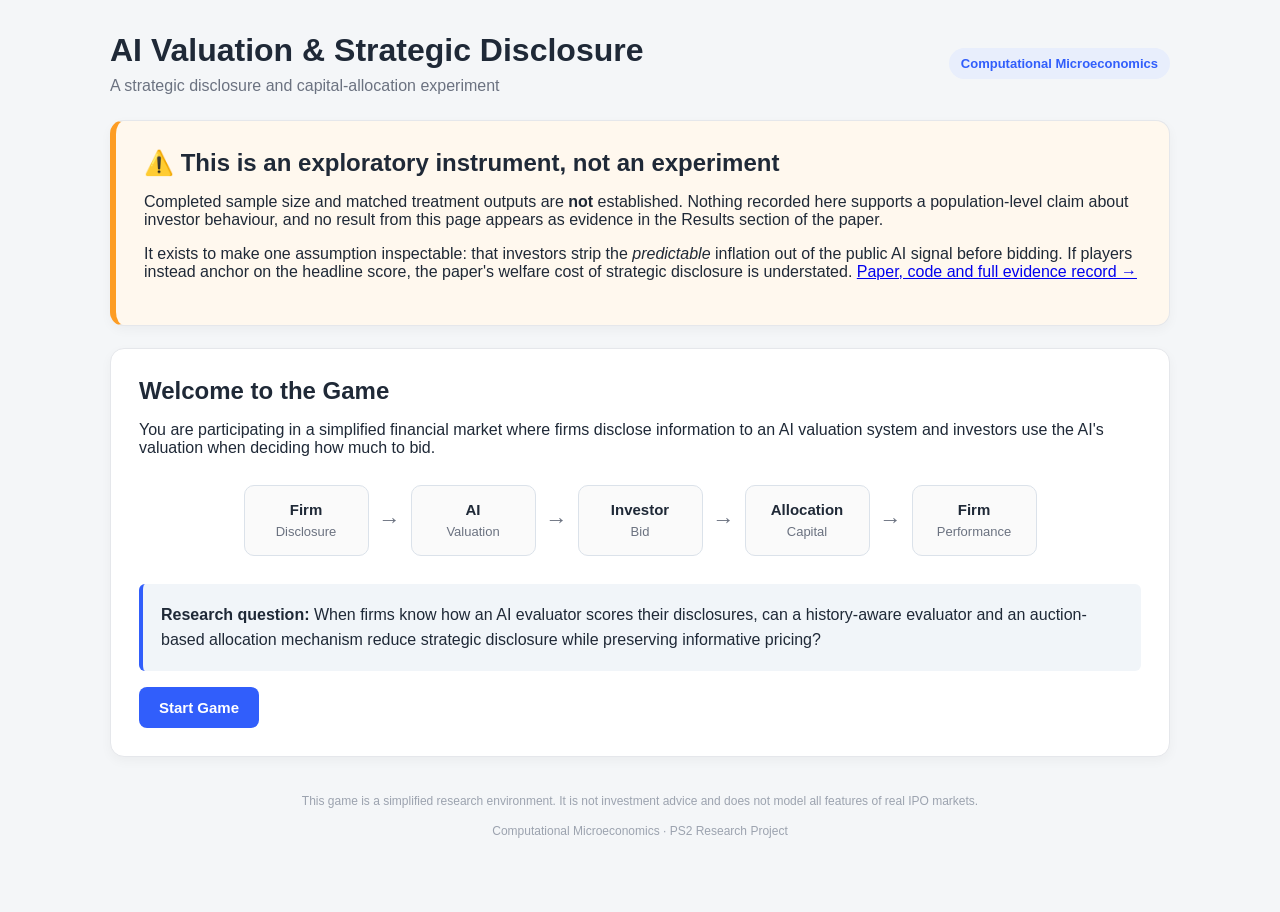
<file: hf_space/index.html>
<!DOCTYPE html>
<html lang="en">
<head>
    <meta charset="UTF-8">
    <meta name="viewport" content="width=device-width, initial-scale=1.0">

    <title>AI Valuation & Strategic Disclosure Game</title>

    <link rel="stylesheet" href="style.css">
</head>

<body>

<div class="container">

    <header class="header">
        <div>
            <h1>AI Valuation & Strategic Disclosure</h1>
            <p class="subtitle">
                A strategic disclosure and capital-allocation experiment
            </p>
        </div>

        <div class="badge">
            Computational Microeconomics
        </div>
    </header>

    <!-- Required evidence label: the Space must not imply population-level validity. -->
    <section class="card" style="border-left:6px solid #FD9D24;background:#FFF8EE;">
        <h2 style="margin-top:0;">⚠️ This is an exploratory instrument, not an experiment</h2>
        <p>
            Completed sample size and matched treatment outputs are <strong>not</strong>
            established. Nothing recorded here supports a population-level claim about
            investor behaviour, and no result from this page appears as evidence in the
            Results section of the paper.
        </p>
        <p>
            It exists to make one assumption inspectable: that investors strip the
            <em>predictable</em> inflation out of the public AI signal before bidding. If
            players instead anchor on the headline score, the paper's welfare cost of
            strategic disclosure is understated.
            <a href="https://github.com/dku-comsci-econ206-Autumn2026/ps2-fp3">Paper, code and
            full evidence record →</a>
        </p>
    </section>



    <!-- INTRODUCTION -->

    <section id="intro" class="card">

        <h2>Welcome to the Game</h2>

        <p>
            You are participating in a simplified financial market where
            firms disclose information to an AI valuation system and investors
            use the AI's valuation when deciding how much to bid.
        </p>

        <div class="flow">

            <div class="flow-item">
                <strong>Firm</strong>
                <span>Disclosure</span>
            </div>

            <div class="arrow">→</div>

            <div class="flow-item">
                <strong>AI</strong>
                <span>Valuation</span>
            </div>

            <div class="arrow">→</div>

            <div class="flow-item">
                <strong>Investor</strong>
                <span>Bid</span>
            </div>

            <div class="arrow">→</div>

            <div class="flow-item">
                <strong>Allocation</strong>
                <span>Capital</span>
            </div>

            <div class="arrow">→</div>

            <div class="flow-item">
                <strong>Firm</strong>
                <span>Performance</span>
            </div>

        </div>

        <p class="research-note">
            <strong>Research question:</strong>
            When firms know how an AI evaluator scores their disclosures,
            can a history-aware evaluator and an auction-based allocation
            mechanism reduce strategic disclosure while preserving informative pricing?
        </p>

        <button onclick="startGame()">Start Game</button>

    </section>


    <!-- SETUP -->

    <section id="setup" class="card hidden">

        <h2>Game Setup</h2>

        <p>
            First choose the role you want to study.
        </p>

        <div class="role-grid">

            <button class="role-button" onclick="chooseRole('investor')">
                <span class="role-title">Investor</span>
                <span class="role-description">
                    Observe an AI valuation and private signal, then submit a bid.
                </span>
            </button>

            <button class="role-button" onclick="chooseRole('firm')">
                <span class="role-title">Firm</span>
                <span class="role-description">
                    Choose how much to strategically adjust your disclosure.
                </span>
            </button>

        </div>

    </section>


    <!-- INVESTOR GAME -->

    <section id="investorGame" class="card hidden">

        <div class="section-header">
            <div>
                <h2>Investor Decision</h2>
                <p id="roundText">Round 1</p>
            </div>

            <div class="round-score">
                Utility: <span id="investorUtility">0</span>
            </div>
        </div>


        <div class="information-grid">

            <div class="info-box">
                <span>AI Evaluator</span>
                <strong id="aiModeDisplay"></strong>
            </div>

            <div class="info-box">
                <span>AI Valuation</span>
                <strong id="aiValuation"></strong>
            </div>

            <div class="info-box private">
                <span>Your Private Signal</span>
                <strong id="privateSignal"></strong>
            </div>

            <div class="info-box">
                <span>Available Shares</span>
                <strong>1</strong>
            </div>

        </div>


        <div class="decision-panel">

            <h3>Your Decision</h3>

            <p>
                You observe the AI valuation and your private signal.
                Submit your bid for the share.
            </p>

            <label for="bidInput">
                Your bid
            </label>

            <div class="input-row">

                <input
                    id="bidInput"
                    type="number"
                    min="0"
                    max="150"
                    step="0.01"
                    placeholder="Enter your bid"
                >

                <button onclick="submitInvestorBid()">
                    Submit Bid
                </button>

            </div>

        </div>


        <div id="investorResult" class="result hidden"></div>

        <div id="nextInvestorButton" class="next-button hidden">
            <button onclick="nextInvestorRound()">
                Continue
            </button>
        </div>

    </section>


    <!-- FIRM GAME -->

    <section id="firmGame" class="card hidden">

        <div class="section-header">
            <div>
                <h2>Firm Decision</h2>
                <p id="firmRoundText">Round 1</p>
            </div>

            <div class="round-score">
                Total profit: <span id="firmProfit">0</span>
            </div>
        </div>


        <div class="information-grid">

            <div class="info-box">
                <span>True Firm Quality</span>
                <strong id="trueQuality"></strong>
            </div>

            <div class="info-box">
                <span>AI Evaluator</span>
                <strong id="firmAiMode"></strong>
            </div>

            <div class="info-box">
                <span>Manipulation Cost</span>
                <strong id="manipulationCost"></strong>
            </div>

        </div>


        <div class="decision-panel">

            <h3>Choose Your Disclosure Strategy</h3>

            <p>
                You may strategically increase your disclosed quality.
                Higher manipulation may increase the AI valuation,
                but manipulation is costly.
            </p>

            <label for="manipulationInput">
                Strategic manipulation
            </label>

            <div class="slider-container">

                <input
                    id="manipulationInput"
                    type="range"
                    min="0"
                    max="20"
                    step="0.1"
                    value="0"
                    oninput="updateManipulation()"
                >

                <div class="slider-value">
                    <span id="manipulationValue">0.0</span>
                </div>

            </div>

            <button onclick="submitFirmDecision()">
                Submit Disclosure
            </button>

        </div>


        <div id="firmResult" class="result hidden"></div>

        <div id="nextFirmButton" class="next-button hidden">
            <button onclick="nextFirmRound()">
                Continue
            </button>
        </div>

    </section>


    <!-- MEMORY SETUP -->

    <section id="memorySetup" class="card hidden">

        <h2>AI Evaluator Design</h2>

        <p>
            Choose how the AI uses historical information.
        </p>

        <div class="memory-grid">

            <button onclick="setMemoryMode('static')">
                <strong>No Memory</strong>
                <span>
                    The AI evaluates the current disclosure only.
                </span>
            </button>

            <button onclick="setMemoryMode('naive')">
                <strong>Naive History</strong>
                <span>
                    The AI updates using previous firm performance,
                    without correcting for capital effects.
                </span>
            </button>

            <button onclick="setMemoryMode('purged')">
                <strong>Capital-Purged History</strong>
                <span>
                    The AI removes the estimated effect of previous
                    capital allocation before updating.
                </span>
            </button>

        </div>

    </section>


    <!-- SUMMARY -->

    <section id="summary" class="card hidden">

        <h2>Game Summary</h2>

        <div id="summaryContent"></div>

        <h3>Research Interpretation</h3>

        <p>
            The experiment studies whether strategic disclosure can be
            rewarded by an AI-assisted capital-allocation system.
            It also tests whether an evaluator that learns from historical
            outcomes can accidentally learn from outcomes partly caused by
            its own previous allocation decisions.
        </p>

        <div class="summary-grid">

            <div>
                <span>Average manipulation</span>
                <strong id="summaryManipulation"></strong>
            </div>

            <div>
                <span>Average AI valuation error</span>
                <strong id="summaryAIError"></strong>
            </div>

            <div>
                <span>Average allocation</span>
                <strong id="summaryAllocation"></strong>
            </div>

            <div>
                <span>Rounds played</span>
                <strong id="summaryRounds"></strong>
            </div>

        </div>

        <button onclick="restartGame()">
            Play Again
        </button>

    </section>


    <footer>

        <p>
            This game is a simplified research environment.
            It is not investment advice and does not model all features
            of real IPO markets.
        </p>

        <p>
            Computational Microeconomics · PS2 Research Project
        </p>

    </footer>

</div>


<script src="script.js"></script>

</body>
</html>
</file>
<file: hf_space/style.css>
* {
    box-sizing: border-box;
}

body {
    margin: 0;
    font-family:
        Inter,
        -apple-system,
        BlinkMacSystemFont,
        "Segoe UI",
        sans-serif;

    background: #f4f6f8;
    color: #1f2937;
}

.container {
    max-width: 1100px;
    margin: 0 auto;
    padding: 32px 20px 60px;
}


/* HEADER */

.header {
    display: flex;
    justify-content: space-between;
    align-items: center;
    gap: 20px;

    margin-bottom: 25px;
}

.header h1 {
    margin: 0;
    font-size: 32px;
    line-height: 1.15;
}

.subtitle {
    margin: 8px 0 0;
    color: #6b7280;
    font-size: 16px;
}

.badge {
    padding: 8px 12px;
    border-radius: 999px;

    background: #e8eefc;
    color: #315eFB;

    font-size: 13px;
    font-weight: 600;

    white-space: nowrap;
}


/* CARD */

.card {
    background: white;

    border: 1px solid #e5e7eb;
    border-radius: 14px;

    padding: 28px;

    margin-bottom: 22px;

    box-shadow:
        0 4px 12px rgba(0, 0, 0, 0.04);
}

.card h2 {
    margin-top: 0;
    margin-bottom: 10px;
}

.card h3 {
    margin-top: 0;
}


/* FLOW */

.flow {
    display: flex;
    align-items: center;
    justify-content: center;

    gap: 10px;

    margin: 28px 0;

    flex-wrap: wrap;
}

.flow-item {
    min-width: 125px;

    padding: 15px 12px;

    border: 1px solid #dbe2ea;
    border-radius: 10px;

    text-align: center;

    background: #fafafa;
}

.flow-item strong {
    display: block;

    font-size: 15px;

    margin-bottom: 4px;
}

.flow-item span {
    color: #6b7280;

    font-size: 13px;
}

.arrow {
    font-size: 22px;

    color: #6b7280;
}


/* RESEARCH NOTE */

.research-note {
    padding: 18px;

    background: #f1f5f9;

    border-left: 4px solid #315eFB;

    border-radius: 6px;

    line-height: 1.6;
}


/* BUTTONS */

button {
    border: none;

    background: #315eFB;
    color: white;

    padding: 12px 20px;

    border-radius: 8px;

    font-size: 15px;
    font-weight: 600;

    cursor: pointer;

    transition:
        transform 0.1s ease,
        opacity 0.1s ease;
}

button:hover {
    opacity: 0.9;
}

button:active {
    transform: translateY(1px);
}


/* ROLE */

.role-grid {
    display: grid;

    grid-template-columns:
        repeat(2, minmax(0, 1fr));

    gap: 18px;

    margin-top: 25px;
}

.role-button {
    display: flex;

    flex-direction: column;

    text-align: left;

    padding: 22px;

    background: #f8fafc;

    color: #1f2937;

    border: 1px solid #dbe2ea;
}

.role-button:hover {
    background: #f1f5f9;
}

.role-title {
    font-size: 19px;

    font-weight: 700;

    margin-bottom: 8px;
}

.role-description {
    font-size: 14px;

    color: #6b7280;

    line-height: 1.5;
}


/* INFORMATION */

.information-grid {
    display: grid;

    grid-template-columns:
        repeat(4, minmax(0, 1fr));

    gap: 12px;

    margin: 22px 0;
}

.info-box {
    padding: 16px;

    background: #f8fafc;

    border: 1px solid #e5e7eb;

    border-radius: 9px;
}

.info-box span {
    display: block;

    color: #6b7280;

    font-size: 12px;

    margin-bottom: 6px;
}

.info-box strong {
    font-size: 19px;
}

.info-box.private {
    border-color: #c7d2fe;

    background: #eef2ff;
}


/* DECISION */

.decision-panel {
    padding: 22px;

    border: 1px solid #e5e7eb;

    border-radius: 10px;

    margin-top: 20px;
}

.decision-panel p {
    line-height: 1.6;

    color: #4b5563;
}

.input-row {
    display: flex;

    gap: 10px;

    margin-top: 10px;
}

input[type="number"] {
    flex: 1;

    padding: 12px;

    border: 1px solid #d1d5db;

    border-radius: 7px;

    font-size: 16px;
}


/* SLIDER */

.slider-container {
    margin: 20px 0;
}

input[type="range"] {
    width: 100%;
}

.slider-value {
    margin-top: 10px;

    font-size: 22px;

    font-weight: 700;

    text-align: center;
}


/* MEMORY */

.memory-grid {
    display: grid;

    grid-template-columns:
        repeat(3, minmax(0, 1fr));

    gap: 15px;

    margin-top: 22px;
}

.memory-grid button {
    background: #f8fafc;

    color: #1f2937;

    border: 1px solid #dbe2ea;

    text-align: left;

    padding: 20px;
}

.memory-grid button:hover {
    background: #f1f5f9;
}

.memory-grid strong {
    display: block;

    margin-bottom: 8px;

    font-size: 16px;
}

.memory-grid span {
    display: block;

    color: #6b7280;

    line-height: 1.5;

    font-size: 13px;
}


/* RESULT */

.result {
    margin-top: 20px;

    padding: 20px;

    background: #f8fafc;

    border-radius: 9px;

    border: 1px solid #e5e7eb;

    line-height: 1.7;
}

.result strong {
    font-weight: 700;
}

.next-button {
    margin-top: 15px;
}


/* SUMMARY */

.summary-grid {
    display: grid;

    grid-template-columns:
        repeat(4, minmax(0, 1fr));

    gap: 12px;

    margin: 20px 0;
}

.summary-grid > div {
    padding: 18px;

    background: #f8fafc;

    border: 1px solid #e5e7eb;

    border-radius: 9px;
}

.summary-grid span {
    display: block;

    color: #6b7280;

    font-size: 12px;

    margin-bottom: 6px;
}

.summary-grid strong {
    font-size: 20px;
}


/* SECTION HEADER */

.section-header {
    display: flex;

    justify-content: space-between;

    align-items: center;

    gap: 20px;
}

.section-header p {
    margin: 0;

    color: #6b7280;
}

.round-score {
    font-weight: 600;
}


/* FOOTER */

footer {
    text-align: center;

    color: #9ca3af;

    font-size: 12px;

    line-height: 1.5;

    margin-top: 35px;
}


/* UTILITIES */

.hidden {
    display: none !important;
}


/* MOBILE */

@media (max-width: 800px) {

    .header {
        flex-direction: column;

        align-items: flex-start;
    }

    .information-grid {
        grid-template-columns:
            repeat(2, minmax(0, 1fr));
    }

    .memory-grid {
        grid-template-columns:
            1fr;
    }

    .summary-grid {
        grid-template-columns:
            repeat(2, minmax(0, 1fr));
    }

    .role-grid {
        grid-template-columns:
            1fr;
    }
}


@media (max-width: 520px) {

    .container {
        padding: 20px 12px 40px;
    }

    .card {
        padding: 20px;
    }

    .flow {
        flex-direction: column;
    }

    .arrow {
        transform: rotate(90deg);
    }

    .information-grid {
        grid-template-columns:
            1fr;
    }

    .summary-grid {
        grid-template-columns:
            1fr;
    }

    .input-row {
        flex-direction: column;
    }
}
</file>
